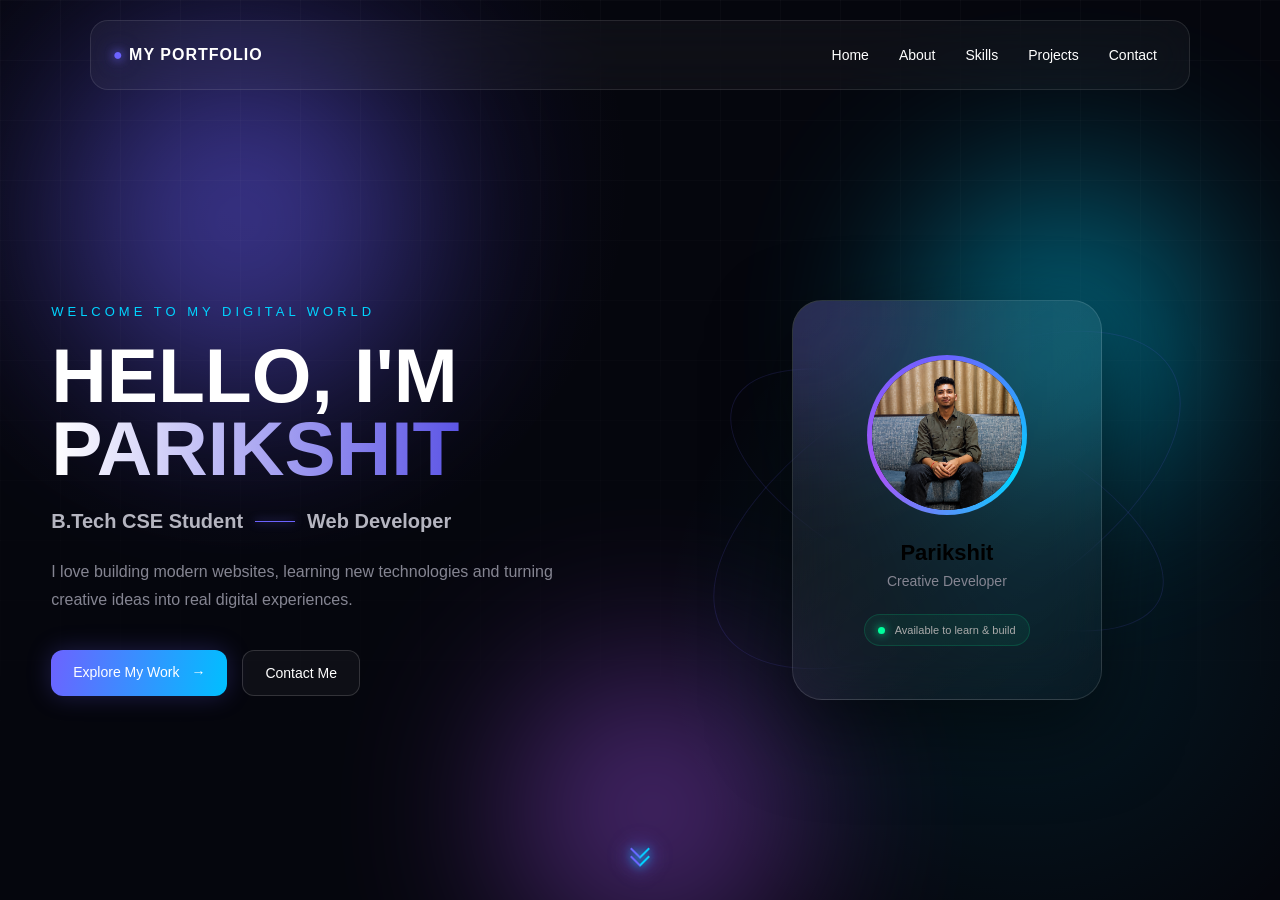
<file: index.html>
<!DOCTYPE html>
<html lang="en">
<head>
    <meta charset="UTF-8">
    <meta name="viewport" content="width=device-width, initial-scale=1.0">
    <title>PM WORLD</title>
    <link rel="stylesheet" href="01.css">
</head>
<body>

    <div class="page-reveal">
    <div class="reveal-light"></div>
    <div class="reveal-text">PARIKSHIT</div>
    </div>
    <div class="first-page">
         <div class="site-content">
    <div class="background">
        <div class="orb orb1"></div>
        <div class="orb orb2"></div>
        <div class="orb orb3"></div>
        <div class="grid"></div>
    </div>
     
    <!-- Navbar -->
    <header >
        <div class="logo">
            <span>●</span> MY PORTFOLIO
        </div>

    <button class="menu-btn" onclick="toggleMenu()">
        ☰
    </button>

       <nav id="mainNav">
    <a href="index.html">Home</a>

    <a href="02.html#about"
       onclick="event.stopPropagation(); goToSection('about'); return false;">
       About
    </a>

    <a href="02.html#skills"
       onclick="event.stopPropagation(); goToSection('skills'); return false;">
       Skills
    </a>

    <a href="02.html#projects"
       onclick="event.stopPropagation(); goToSection('projects'); return false;">
       Projects
    </a>

    <a href="02.html#contact"
       onclick="event.stopPropagation(); goToSection('contact'); return false;">
       Contact
    </a>
</nav>
    </header>


    <!-- Hero Section -->
    <section class="hero" id="home">

        <div class="hero-content">

            <p class="small-text">WELCOME TO MY DIGITAL WORLD</p>

            <h1>
                HELLO, I'M
                <span>PARIKSHIT</span>
            </h1>

            <h2>
                B.Tech CSE Student
                <span class="line"></span>
                Web Developer
            </h2>

            <p class="description">
                I love building modern websites, learning new technologies
                and turning creative ideas into real digital experiences.
            </p>

            <div class="buttons">
               <a href="02.html#projects" class="btn primary"
                   onclick="event.stopPropagation(); goToSection('projects'); return false;">
                    Explore My Work <span>→</span>
</a>

                <a href="02.html#contact" class="btn secondary "
                  onclick="event.stopPropagation(); goToSection('contact'); return false;">
                    Contact Me
                </a>
            </div>

        </div>


        <!-- Profile Card -->
        <div class="profile-area">

            <div class="orbit orbit-one"></div>
            <div class="orbit orbit-two"></div>

            <div class="profile-card">

                <div class="light"></div>

                <div class="profile-image">
                    <div class="image-placeholder">
                        <img src="image.png">
                    </div>
                </div>

                <h3>Parikshit</h3>

                <p>Creative Developer</p>

                <div class="status">
                    <span></span>
                    Available to learn & build
                </div>
            </div>
        </div>
       
    </section>

    <button class="scroll" onclick="goPage2()">
    <div class="chevron"></div>
    <div class="chevron"></div>
    </button>
    </div>
    </div>
<script>

let moved = false;


/* NORMAL PAGE 2 */

function goPage2() {

    if (moved) return;

    moved = true;

    const firstPage = document.querySelector(".first-page");

    firstPage.classList.add("page-up");

    setTimeout(() => {
        window.location.href = "02.html";
    }, 500);
}


/* PAGE 2 + SECTION */

function goToSection(section) {

    if (moved) return;

    moved = true;

    const firstPage = document.querySelector(".first-page");

    firstPage.classList.add("page-up");

    setTimeout(() => {
        window.location.href = "02.html#" + section;
    }, 500);
}


/* MOUSE SCROLL */

window.addEventListener("wheel", function(e) {

    if (e.deltaY > 0) {
        goPage2();
    }

});


/* MOBILE SWIPE */

let startY = 0;

window.addEventListener("touchstart", function(e) {

    startY = e.touches[0].clientY;

});


window.addEventListener("touchend", function(e) {

    let endY = e.changedTouches[0].clientY;

    if (startY - endY > 40) {
        goPage2();
    }

});

</script>
<script>

function toggleMenu() {

    const nav = document.getElementById("mainNav");

    nav.classList.toggle("active");

}


/* Menu link click hone ke baad menu close */

document.querySelectorAll("#mainNav a").forEach(function(link) {

    link.addEventListener("click", function() {

        document
            .getElementById("mainNav")
            .classList.remove("active");

    });

});

</script>
</body>
</html>
</file>
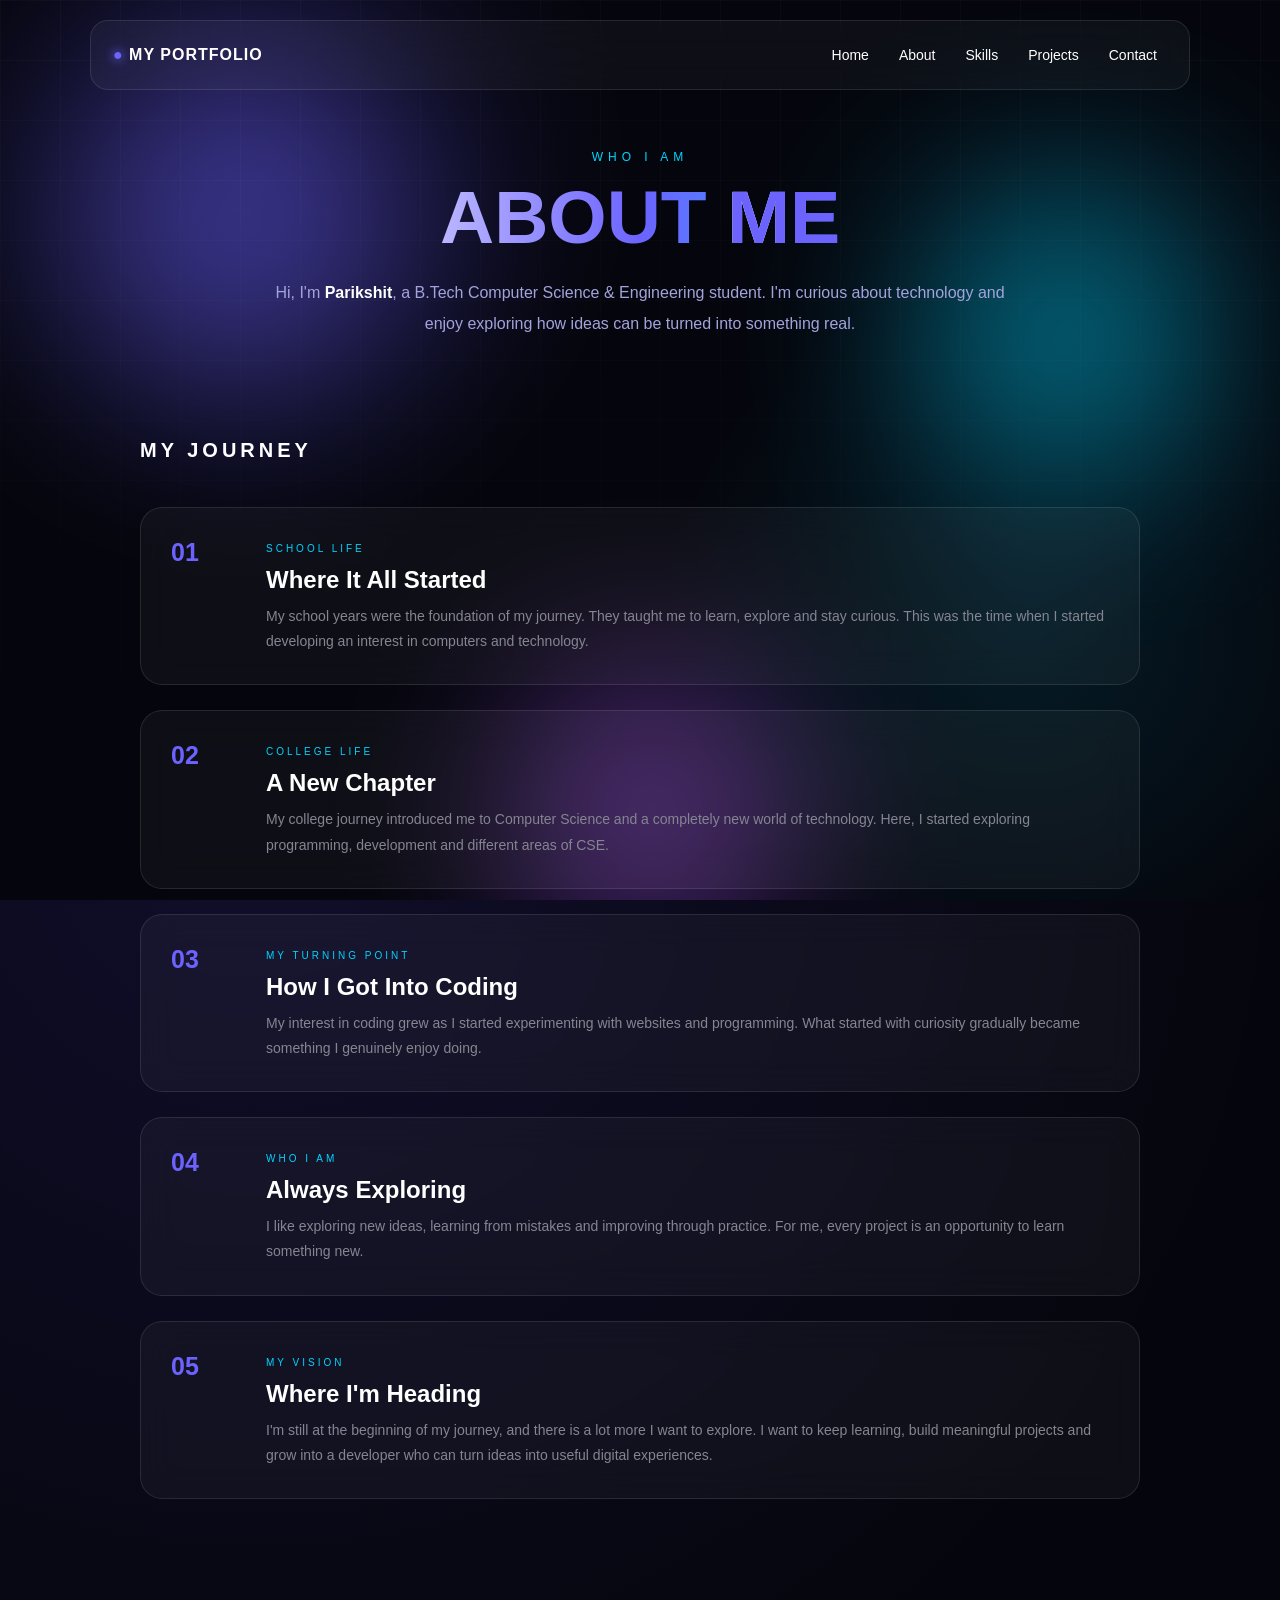
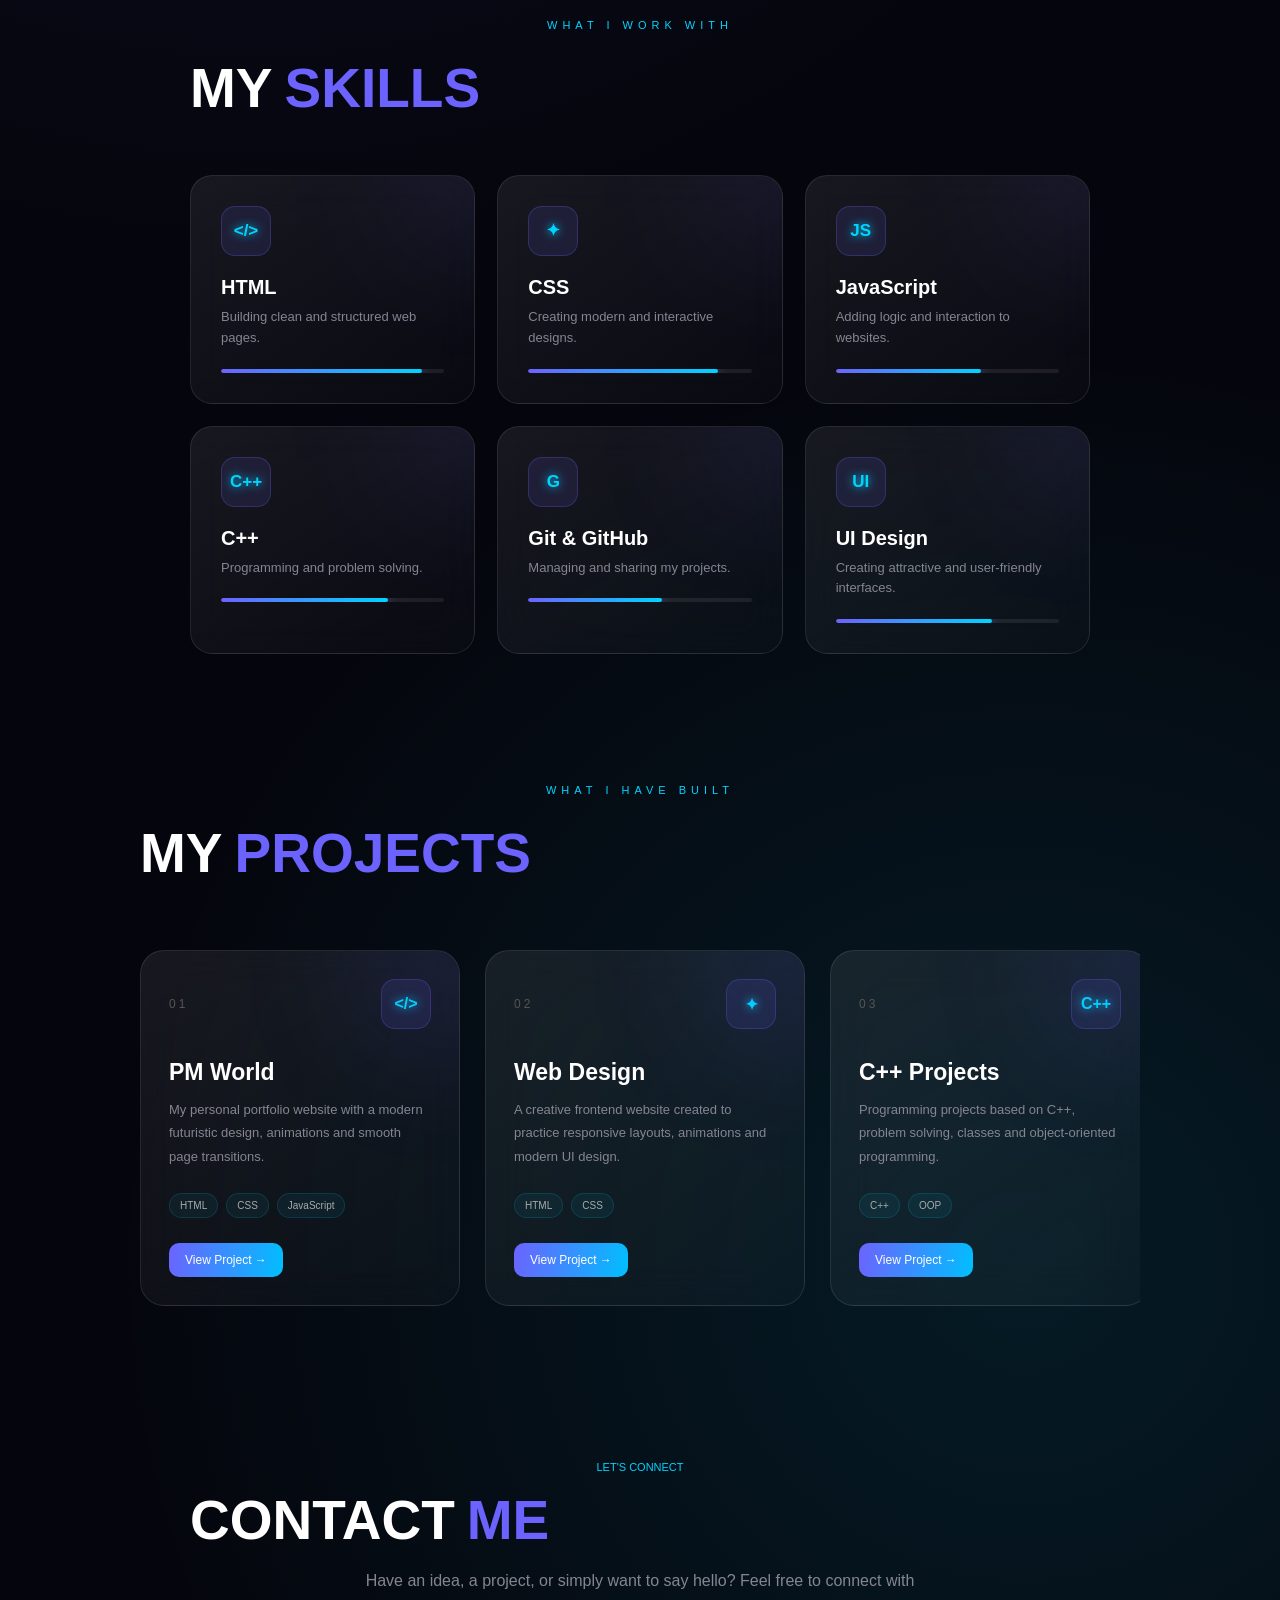
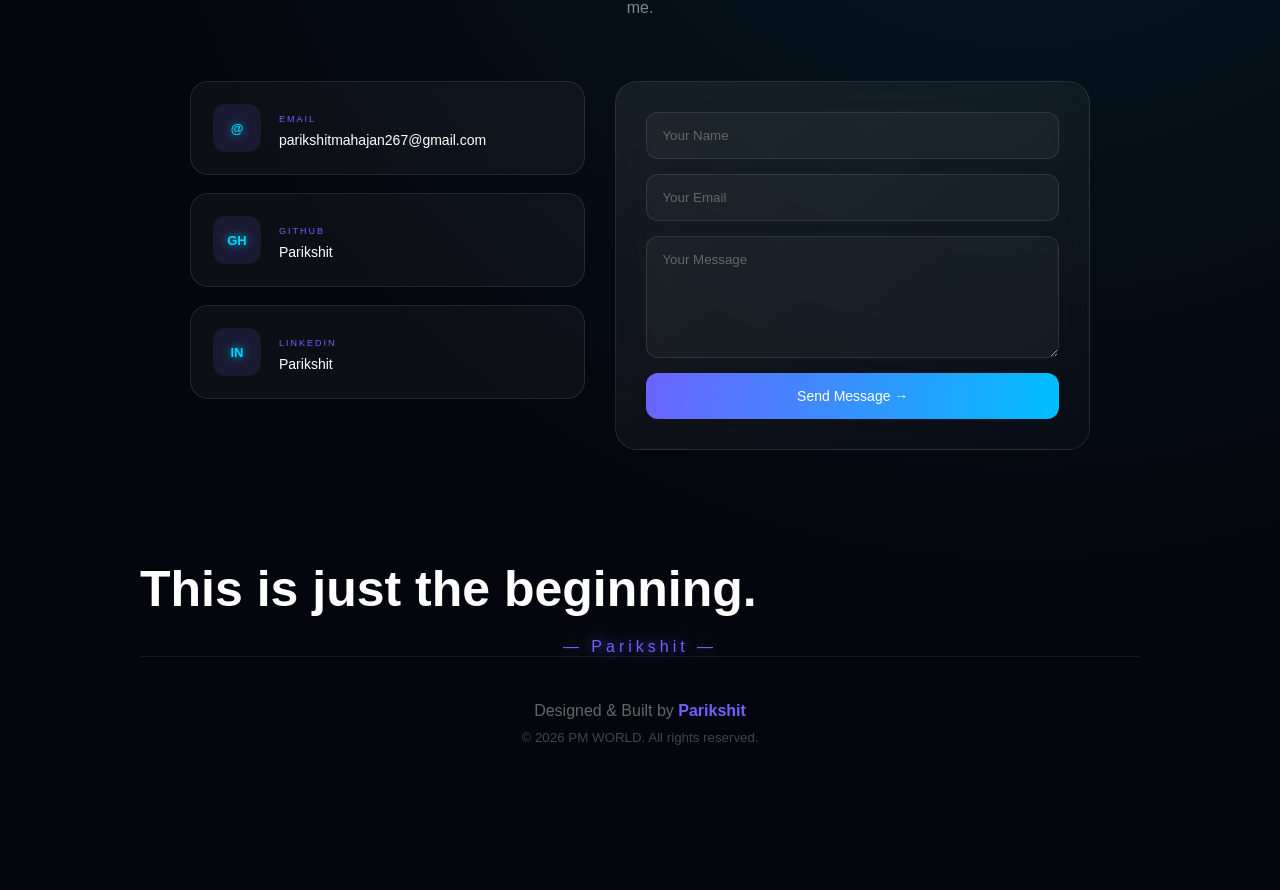
<file: 02.html>
<!DOCTYPE html>
<html lang="en">

<head>
    <meta charset="UTF-8">
    <meta name="viewport" content="width=device-width, initial-scale=1.0">

    <title>PM WORLD</title>

    <link rel="stylesheet" href="01.css">
</head>

<body>

    <div class="background">
        <div class="orb orb1"></div>
        <div class="orb orb2"></div>
        <div class="orb orb3"></div>
        <div class="grid"></div>
    </div>

    <header>
        <div class="logo">
            <span>●</span> MY PORTFOLIO
        </div>

        <button class="menu-btn" onclick="toggleMenu()">
        ☰
        </button>

        <nav id="mainNav" >
            <a href="index.html">Home</a>
            <a href="02.html">About</a>
            <a href="#skills">Skills</a>
            <a href="#projects">Projects</a>
            <a href="#contact">Contact</a>
        </nav>
    </header>
<main class="about-page"id="about">

    <!-- INTRODUCTION -->
    <section class="about-intro">
        <p class="about-label">WHO I AM</p>

        <h1>ABOUT <span>ME</span></h1>

        <p>
            Hi, I'm <strong>Parikshit</strong>, a B.Tech Computer
            Science & Engineering student. I'm curious about
            technology and enjoy exploring how ideas can be
            turned into something real.
        </p>
    </section>


    <!-- MY JOURNEY -->
    <section class="journey">

        <h2>MY JOURNEY</h2>

        <!-- SCHOOL -->
        <div class="journey-card">
            <span class="journey-number">01</span>

            <div>
                <small>SCHOOL LIFE</small>

                <h3>Where It All Started</h3>

                <p>
                    My school years were the foundation of my journey.
                    They taught me to learn, explore and stay curious.
                    This was the time when I started developing an
                    interest in computers and technology.
                </p>
            </div>
        </div>


        <!-- COLLEGE -->
        <div class="journey-card">
            <span class="journey-number">02</span>

            <div>
                <small>COLLEGE LIFE</small>

                <h3>A New Chapter</h3>

                <p>
                    My college journey introduced me to Computer
                    Science and a completely new world of technology.
                    Here, I started exploring programming, development
                    and different areas of CSE.
                </p>
            </div>
        </div>


        <!-- CODING -->
        <div class="journey-card">
            <span class="journey-number">03</span>

            <div>
                <small>MY TURNING POINT</small>

                <h3>How I Got Into Coding</h3>

                <p>
                    My interest in coding grew as I started
                    experimenting with websites and programming.
                    What started with curiosity gradually became
                    something I genuinely enjoy doing.
                </p>
            </div>
        </div>


        <!-- PERSONALITY -->
        <div class="journey-card">
            <span class="journey-number">04</span>

            <div>
                <small>WHO I AM</small>

                <h3>Always Exploring</h3>

                <p>
                    I like exploring new ideas, learning from mistakes
                    and improving through practice. For me, every
                    project is an opportunity to learn something new.
                </p>
            </div>
        </div>


        <!-- FUTURE -->
        <div class="journey-card">
            <span class="journey-number">05</span>

            <div>
                <small>MY VISION</small>

                <h3>Where I'm Heading</h3>

                <p>
                    I'm still at the beginning of my journey, and
                    there is a lot more I want to explore. I want
                    to keep learning, build meaningful projects and
                    grow into a developer who can turn ideas into
                    useful digital experiences.
                </p>
            </div>
        </div>

    </section>

<!-- =========================
     SKILLS
========================= -->

<section class="skills-section" id="skills">

    <div class="skills-title">
        <p>WHAT I WORK WITH</p>
        <h2>MY <span>SKILLS</span></h2>
    </div>

    <div class="skills-grid">

        <div class="skill-card">
            <div class="skill-icon">&lt;/&gt;</div>
            <h3>HTML</h3>
            <p>Building clean and structured web pages.</p>
            <div class="skill-bar">
                <span style="width: 90%;"></span>
            </div>
        </div>

        <div class="skill-card">
            <div class="skill-icon">✦</div>
            <h3>CSS</h3>
            <p>Creating modern and interactive designs.</p>
            <div class="skill-bar">
                <span style="width: 85%;"></span>
            </div>
        </div>

        <div class="skill-card">
            <div class="skill-icon">JS</div>
            <h3>JavaScript</h3>
            <p>Adding logic and interaction to websites.</p>
            <div class="skill-bar">
                <span style="width: 65%;"></span>
            </div>
        </div>

        <div class="skill-card">
            <div class="skill-icon">C++</div>
            <h3>C++</h3>
            <p>Programming and problem solving.</p>
            <div class="skill-bar">
                <span style="width: 75%;"></span>
            </div>
        </div>

        <div class="skill-card">
            <div class="skill-icon">G</div>
            <h3>Git & GitHub</h3>
            <p>Managing and sharing my projects.</p>
            <div class="skill-bar">
                <span style="width: 60%;"></span>
            </div>
        </div>

        <div class="skill-card">
            <div class="skill-icon">UI</div>
            <h3>UI Design</h3>
            <p>Creating attractive and user-friendly interfaces.</p>
            <div class="skill-bar">
                <span style="width: 70%;"></span>
            </div>
        </div>

    </div>

</section>

<!-- =========================
     PROJECTS
========================= -->

<section class="projects-section" id="projects">

    <div class="projects-title">
        <p>WHAT I HAVE BUILT</p>
        <h2>MY <span>PROJECTS</span></h2>
    </div>

    <div class="projects-window">

        <div class="projects-track">

            <!-- PROJECT 1 -->
            <div class="project-card">

                <div class="project-top">
                    <span class="project-number">01</span>
                    <span class="project-symbol">&lt;/&gt;</span>
                </div>

                <h3>PM World</h3>

                <p>
                    My personal portfolio website with a modern
                    futuristic design, animations and smooth
                    page transitions.
                </p>

                <div class="project-tech">
                    <span>HTML</span>
                    <span>CSS</span>
                    <span>JavaScript</span>
                </div>

                <a href="#" class="project-btn">
                    View Project →
                </a>

            </div>


            <!-- PROJECT 2 -->
            <div class="project-card">

                <div class="project-top">
                    <span class="project-number">02</span>
                    <span class="project-symbol">✦</span>
                </div>

                <h3>Web Design</h3>

                <p>
                    A creative frontend website created to
                    practice responsive layouts, animations
                    and modern UI design.
                </p>

                <div class="project-tech">
                    <span>HTML</span>
                    <span>CSS</span>
                </div>

                <a href="#" class="project-btn">
                    View Project →
                </a>

            </div>


            <!-- PROJECT 3 -->
            <div class="project-card">

                <div class="project-top">
                    <span class="project-number">03</span>
                    <span class="project-symbol">C++</span>
                </div>

                <h3>C++ Projects</h3>

                <p>
                    Programming projects based on C++,
                    problem solving, classes and
                    object-oriented programming.
                </p>

                <div class="project-tech">
                    <span>C++</span>
                    <span>OOP</span>
                </div>

                <a href="#" class="project-btn">
                    View Project →
                </a>

            </div>


            <!-- DUPLICATE 1 -->
            <div class="project-card">

                <div class="project-top">
                    <span class="project-number">01</span>
                    <span class="project-symbol">&lt;/&gt;</span>
                </div>

                <h3>PM World</h3>

                <p>
                    My personal portfolio website with a modern
                    futuristic design, animations and smooth
                    page transitions.
                </p>

                <div class="project-tech">
                    <span>HTML</span>
                    <span>CSS</span>
                    <span>JavaScript</span>
                </div>

                <a href="#" class="project-btn">
                    View Project →
                </a>

            </div>


            <!-- DUPLICATE 2 -->
            <div class="project-card">

                <div class="project-top">
                    <span class="project-number">02</span>
                    <span class="project-symbol">✦</span>
                </div>

                <h3>Web Design</h3>

                <p>
                    A creative frontend website created to
                    practice responsive layouts, animations
                    and modern UI design.
                </p>

                <div class="project-tech">
                    <span>HTML</span>
                    <span>CSS</span>
                </div>

                <a href="#" class="project-btn">
                    View Project →
                </a>

            </div>


            <!-- DUPLICATE 3 -->
            <div class="project-card">

                <div class="project-top">
                    <span class="project-number">03</span>
                    <span class="project-symbol">C++</span>
                </div>

                <h3>C++ Projects</h3>

                <p>
                    Programming projects based on C++,
                    problem solving, classes and
                    object-oriented programming.
                </p>

                <div class="project-tech">
                    <span>C++</span>
                    <span>OOP</span>
                </div>

                <a href="#" class="project-btn">
                    View Project →
                </a>

            </div>

        </div>

    </div>

</section>



<!-- =========================
     CONTACT
========================= -->

<section class="contact-section" id="contact">

    <div class="contact-title">
        <p>LET'S CONNECT</p>
        <h2>CONTACT <span>ME</span></h2>

        <p class="contact-intro">
            Have an idea, a project, or simply want to say hello?
            Feel free to connect with me.
        </p>
    </div>


    <div class="contact-container">

        <!-- LEFT -->
        <div class="contact-info">
            
            <a href="https://mail.google.com/mail/?view=cm&fs=1&to=parikshitmahajan267@gmail.com"
           target="_blank"

            class="contact-card">
                <div class="contact-icon">@</div>

                <div>
                    <small>EMAIL</small>
                    <h3> parikshitmahajan267@gmail.com</h3>
                </div>
            </a>

            <a href="https://github.com/parikshit-m7"
            target="_blank"
             class="contact-card">
                <div class="contact-icon">GH</div>

                <div>
                    <small>GITHUB</small>
                    <h3>Parikshit</h3>
                </div>
            </a>

            <a href="https://www.linkedin.com/in/parikshit-mahajan-70a54732"
            target="_blank"
            class="contact-card">
                <div class="contact-icon">IN</div>

                <div>
                    <small>LINKEDIN</small>
                    <h3>Parikshit</h3>
                </div>
            </a>

        </div>


        <!-- RIGHT -->
        <form class="contact-form"
              action="https://formspree.io/f/xrpzvzpy"
              method="POST">

            <input
                type="text"
                name="name"
                placeholder="Your Name"
                required
            >

            <input
                type="email"
                name="email"
                placeholder="Your Email"
                required
            >

            <textarea
                name="message"
                placeholder="Your Message"
                rows="6"
                required
            ></textarea>

            <button type="submit">
                Send Message →
            </button>

        </form>

    </div>

</section>
<!-- END -->
    <section class="about-end">

        <h2>This is just the beginning.</h2>

        <p>— Parikshit — </p>

    </section>
<footer class="portfolio-footer">

    <p>
        Designed & Built by
        <span>Parikshit</span>
    </p>

    <small>
        © 2026 PM WORLD. All rights reserved.
    </small>

</footer>

</main>
<script>

function toggleMenu() {

    const nav = document.getElementById("mainNav");

    nav.classList.toggle("active");

}

document.querySelectorAll("#mainNav a").forEach(function(link) {

    link.addEventListener("click", function() {

        document
            .getElementById("mainNav")
            .classList.remove("active");

    });

});


</script>
<script>

const projectWindow =
    document.querySelector(".projects-window");


/* =========================
   SMOOTH MOUSE WHEEL
========================= */

projectWindow.addEventListener("wheel", function(e) {

    e.preventDefault();

    projectWindow.scrollBy({
        left: e.deltaY * 0.3,
        behavior: "smooth"
    });

}, { passive: false });


/* =========================
   MOBILE SWIPE - SMOOTH
========================= */

let startX = 0;
let startScroll = 0;

projectWindow.addEventListener("touchstart", function(e) {

    startX = e.touches[0].clientX;
    startScroll = projectWindow.scrollLeft;

}, { passive: true });


projectWindow.addEventListener("touchmove", function(e) {

    const currentX = e.touches[0].clientX;

    const distance = startX - currentX;

    projectWindow.scrollLeft =
        startScroll + distance;

}, { passive: true });
</script>
</body>
</html>
</file>
<file: 01.css>
@import url('https://fonts.googleapis.com/css2?family=Inter:wght@400;500;600;700;800&display=swap');


* {
    margin: 0;
    padding: 0;
    box-sizing: border-box;
    font-family: 'poppins',sans-serif;
}

/* =========================
   WEBSITE REVEAL
========================= */

.site-content {
    opacity: 1;
}


/* BLACK SCREEN */

.page-reveal {
    position: fixed;
    inset: 0;

    z-index: 9999;

    background: #000;

    pointer-events: none;
    overflow: hidden;
    display: flex;
    align-items: center;
    justify-content: center;

    animation: revealEnd 0.3s ease 1.2s forwards;
}


/* GLOWING CIRCLE */

.reveal-light {

    position: absolute;
    width: 20px;
    height: 20px;
    left: 50%;
    top: 50%;
    transform: translate(-50%, -50%);
    background: #080a18;
    overflow: hidden;
    border: 2px solid white;

    border-radius: 50%;
    box-shadow:
        0 0 15px white,
        0 0 40px #6c63ff,
        0 0 90px #00d4ff,
        inset 0 0 30px #6c63ff;
        animation: lightExpand 1.5s
        ease-in-out 
        forwards;
}

/* PARIKSHIT */

.reveal-text {
    position: fixed;
    left: 50%;
    top: 50%;
    margin: 0;
    color: white;
    font-size: 42px;
    font-weight: 800;

    letter-spacing: 5px;
    font-family: 'poppins',sans-serif;
    white-space: nowrap;
    transform: translate(-50%, -50%) ;
    text-shadow:
        0 0 10px white,
        0 0 30px #101030,
        0 0 60px #0f1415 ;
    animation: parikshitText 1.5s ease-in-out forwards;
}


/* CIRCLE GROWS */

@keyframes lightExpand {
    0% {
        width: 20px;
        height: 20px;
        opacity: 1;
    }

    100% {
        width: 180vmax;
        height: 180vmax;
        opacity: 0;
    }
}



/* NAME GROWS */

@keyframes parikshitText {

    0% {
        opacity: 0;
         transform: translate(-50%, -50%) scale(0.3);
    }

    25% {
        opacity: 1;
        transform: translate(-50%, -50%) scale(0.6);
    }

    60% {
        opacity: 1;
        transform: translate(-50%, -50%) scale(1);
    }

    100% {
        opacity: 0;
        transform: translate(-50%, -50%) scale(2.5);
    }
}


/* BLACK SCREEN DISAPPEARS */

@keyframes revealEnd {

    to {
        opacity: 0;
        visibility: hidden;
    }
}


/* =========================
   BACKGROUND
========================= */

.background {
    position: fixed;
    inset: 0;
    overflow: hidden;
    z-index: -1;
    background:
        radial-gradient(
            circle at 20% 20%,
            rgba(99, 70, 255, 0.12),
            transparent 30%
        ),
        radial-gradient(
            circle at 80% 70%,
            rgba(0, 212, 255, 0.10),
            transparent 30%
        ),
        #05060d;
}


/* Moving Orbs */

.orb {
    position: absolute;
    border-radius: 50%;
    filter: blur(90px);
    opacity: 0.45;
}


.orb1 {
    width: 350px;
    height: 350px;

    background: #6c63ff;

    top: 5%;
    left: 5%;

    animation: orbMove1 12s ease-in-out infinite alternate;
}


.orb2 {
    width: 300px;
    height: 300px;

    background: #00d4ff;

    right: 5%;
    top: 20%;

    animation: orbMove2 15s ease-in-out infinite alternate;
}


.orb3 {
    width: 280px;
    height: 280px;

    background: #a855f7;

    bottom: -50px;
    left: 40%;

    animation: orbMove3 18s ease-in-out infinite alternate;
}


@keyframes orbMove1 {

    0% {
        transform: translate(0, 0);
    }

    100% {
        transform: translate(150px, 100px);
    }

}


@keyframes orbMove2 {

    0% {
        transform: translate(0, 0);
    }

    100% {
        transform: translate(-120px, 130px);
    }

}


@keyframes orbMove3 {

    0% {
        transform: translate(0, 0);
    }

    100% {
        transform: translate(120px, -100px);
    }

}


/* Grid */

.grid {
    position: absolute;
    inset: 0;

    background-image:
        linear-gradient(
            rgba(255,255,255,0.025) 1px,
            transparent 1px
        ),
        linear-gradient(
            90deg,
            rgba(255,255,255,0.025) 1px,
            transparent 1px
        );

    background-size: 60px 60px;

    mask-image: linear-gradient(
        to bottom,
        black,
        transparent
    );
}


/* =========================
   NAVBAR
========================= */

header {
    position: fixed;

    top: 20px;
    left: 50%;

    transform: translateX(-50%);

    width: min(1100px, 92%);

    padding: 16px 22px;

    display: flex;
    justify-content: space-between;
    align-items: center;

    background: rgba(255,255,255,0.04);

    border: 1px solid rgba(255,255,255,0.10);

    backdrop-filter: blur(20px);

    border-radius: 18px;

    z-index: 100;
}


.logo {
    color: white;
    font-weight: 800;
    letter-spacing: 1px;
}


.logo span {
    color: #6c63ff;

    text-shadow:
        0 0 10px #6c63ff,
        0 0 20px #6c63ff;
}


nav {
    display: flex;
    gap: 28px;
}


nav a {
    text-decoration: none;
    color: #a7a7b2;

    font-size: 14px;

    transition: 0.3s;
}


nav a:hover {
    color: white;

    text-shadow:
        0 0 10px #6c63ff;
}



/* =========================
   MOBILE NAVBAR
========================= */

.menu-btn {
    display: none;

    background: transparent;
    border: none;

    color: white;

    font-size: 25px;

    cursor: pointer;
}


/* MOBILE */

@media (max-width: 700px) {

    header {
        top: 12px;

        width: 92%;

        padding: 14px 18px;

       box-sizing: border-box;
    }


    .logo {
        font-size: 14px;
    }


    /* HAMBURGER */

    .menu-btn {
        display: block;
        background: transparent;
        border: none;
        color: white;
        font-size: 25px;
        cursor: pointer;
    }


    /* NAV MENU */
    nav {
        position: absolute;
        top: calc(100% + 10px);
        right: 0;
        left: auto;

        width: 150px;
        padding: 25px;

        display: none;
        flex-direction: column;
        gap: 3px;

        box-sizing: border-box;

        background: rgba(35, 65, 100, 0.94);
        backdrop-filter: none;

        border: 1px solid rgba(180, 230, 255, 0.35);
        border-radius: 16px;
        box-shadow:  0 10px 35px rgba(0, 0, 0, 0.35),
            0 0 20px rgba(80, 190, 255, 0.20);

        backdrop-filter: blur(20px);
        overflow: hidden;
    }

    nav.active {
        display: flex;
    }

    nav a {
        width: 100%;
        box-sizing: border-box;

        padding: 10px 20px;
        color: white;

        text-align: left;   /* RIGHT SIDE */

        font-size: 13px;
    }


    nav a:hover {
        color: white;
       background: rgba(150, 220, 255, 0.18);
    }

     nav a::after {
        display: none;
    }

}

nav {
    display: flex;
    align-items: center;
    gap: 10px;
}

nav a {
    position: relative;

    text-decoration: none;

    color: white;

    font-size: 14px;
    font-weight: 500;

    padding: 10px ;

    transition:
        color 0.3s ease,
        transform 0.3s ease;
}


/* HOVER */

nav a:hover {
    color: white;

    transform: translateY(-2px);
    border-radius: 30px;

    text-shadow:
        0 0 10px #6c63ff;
}


/* UNDERLINE */

nav a::after {

    content: "";

    position: absolute;
    
    left: 50%;
    bottom: 0;

    width: 0;
    height: 2px;

    transform: translateX(-50%);

    border-radius: 10px;

    background:
        linear-gradient(
            90deg,
            #6c63ff,
            #00d4ff
        );

    box-shadow:
        0 0 0px rgba(252, 252, 254, 0.6);

    transition:
        width 0.3s ease;
}


nav a:hover::after {
    width: 100%;
}



/* =========================
   HERO
========================= */

.hero {

    min-height: 100vh;

    width: min(1200px, 92%);

    margin: auto;

    display: grid;

    grid-template-columns: 1fr 1fr;

    align-items: center;

    gap: 50px;

    padding-top: 100px;
}


.hero-content {
    animation: heroEnter 1.2s ease forwards;
}


@keyframes heroEnter {

    from {
        opacity: 0;
        transform: translateY(40px);
    }

    to {
        opacity: 1;
        transform: translateY(0);
    }

}


.small-text {
    color: #00d4ff;

    font-size: 13px;

    letter-spacing: 4px;

    margin-bottom: 20px;
}


h1 {
    font-size: clamp(45px, 6vw, 78px);

    line-height: 0.95;
    color: #ffff;
    font-weight: 800;
    
}


h1 span {
    display: black;

    background:
        linear-gradient(
            90deg,
            #ffff,
            #5c55e5,
            #00d4ff
        );

    background-size: 200%;

    -webkit-background-clip: text;

    background-clip: text;

    color: transparent;

    animation: gradientText 5s linear infinite;
}


@keyframes gradientText {

    0% {
        background-position: 0%;
    }

    100% {
        background-position: 200%;
    }

}


h2 {
    margin-top: 25px;

    font-size: 20px;

    color: #b5b5c0;

    display: flex;

    align-items: center;

    gap: 12px;
}


.line {
    width: 40px;

    height: 1px;

    background: #6c63ff;

    box-shadow:
        0 0 10px #6c63ff;
}


.description {
    max-width: 520px;

    margin-top: 25px;

    line-height: 1.8;

    color: #858592;
}


.buttons {
    display: flex;

    gap: 15px;

    margin-top: 35px;
}


.btn {
    padding: 14px 22px;

    border-radius: 12px;

    text-decoration: none;

    font-size: 14px;

    transition:
        transform 0.3s,
        box-shadow 0.3s,
        background 0.3s;
}


.primary {
    color: white;

    background:
        linear-gradient(
            100deg,
            #6c63ff,
            #00bfff
        );

    box-shadow:
        0 0 25px rgba(108,99,255,0.25);
}


.primary span {
    display: inline-block;

    margin-left: 8px;

    transition: 0.3s;
}


.primary:hover {
    transform: translateY(-5px);

    box-shadow:
        0 10px 35px rgba(108,99,255,0.35);
}


.primary:hover span {
    transform: translateX(6px);
}


.secondary {
    color: white;

    border: 1px solid rgba(255,255,255,0.15);

    background: rgba(255,255,255,0.04);
}


.secondary:hover {
    transform: translateY(-5px);

    border-color: #6c63ff;

    box-shadow:
        0 0 25px rgba(108,99,255,0.15);
}


/* =========================
   PROFILE AREA
========================= */

.profile-area {
    position: relative;

    height: 520px;

    display: flex;

    justify-content: center;

    align-items: center;
}


.profile-card {
    position: relative;

    width: 310px;

    height: 400px;

    border-radius: 30px;

    display: flex;

    flex-direction: column;

    align-items: center;

    justify-content: center;

    background:
        linear-gradient(
            145deg,
            rgba(255,255,255,0.09),
            rgba(255,255,255,0.02)
        );

    border: 1px solid rgba(255,255,255,0.12);

    backdrop-filter: blur(25px);

    box-shadow:
        0 30px 80px rgba(0,0,0,0.5);

    animation: floatingCard 5s ease-in-out infinite;

    overflow: hidden;
}


@keyframes floatingCard {

    0%,100% {
        transform: translateY(0) rotate(0deg);
    }

    50% {
        transform: translateY(-18px) rotate(1deg);
    }

}


/* Moving Light */

.light {
    position: absolute;

    width: 180px;
    height: 180px;

    background: #6c63ff;

    filter: blur(80px);

    opacity: 0.35;

    top: -80px;
    left: -80px;

    animation: lightMove 7s ease-in-out infinite alternate;
}


@keyframes lightMove {

    0% {
        transform: translate(0,0);
    }

    100% {
        transform: translate(250px,300px);
    }

}


/* Profile Image */

.profile-image {
    width: 160px;

    height: 160px;

    border-radius: 50%;

    padding: 5px;

    background:
        conic-gradient(
            #6c63ff,
            #00d4ff,
            #a855f7,
            #6c63ff
        );

    animation: rotateBorder 5s linear infinite;
}


.profile-image img {
    width: 100%;
    height: 100%;
    object-fit: cover;
    border-radius: 50%;
    display: block;
}

@keyframes rotateBorder {

    to {
        transform: rotate(360deg);
    }

}


.image-placeholder {
    width: 100%;
    height: 100%;

    border-radius: 50%;

    background: #0a0b13;

    display: flex;

    align-items: center;

    justify-content: center;

    text-align: center;

    font-size: 14px;

    font-weight: 700;

    color: #777;

    animation: counterRotate 5s linear infinite;
}


@keyframes counterRotate {

    to {
        transform: rotate(-360deg);
    }

}


.profile-card h3 {
    margin-top: 25px;

    font-size: 22px;
}


.profile-card > p {
    margin-top: 7px;

    color: #858592;

    font-size: 14px;
}


.status {
    margin-top: 25px;

    padding: 9px 13px;

    border-radius: 30px;

    background: rgba(0,255,150,0.06);

    border: 1px solid rgba(0,255,150,0.15);

    font-size: 11px;

    color: #aaa;
}


.status span {
    display: inline-block;

    width: 7px;
    height: 7px;

    border-radius: 50%;

    background: #00ff9d;

    box-shadow:
        0 0 10px #00ff9d;

    margin-right: 7px;

    animation: pulse 1.5s infinite;
}


@keyframes pulse {

    50% {
        opacity: 0.3;

        transform: scale(0.6);
    }

}

@media (max-width: 700px) {

    /* Buttons aur profile card ka gap kam */
    .profile-area {
        margin-top: 5px !important;
        padding-top: 0 !important;
    }

    /* Card ko 10px upar */
    .profile-card {
        position: relative;
        top: -10px;
    }

}

/* =========================
   ORBITS
========================= */

.orbit {
    position: absolute;

    border: 1px solid rgba(108,99,255,0.15);

    border-radius: 50%;
}


.orbit-one {
    width: 470px;
    height: 190px;

    transform: rotate(25deg);

    animation: orbitRotate 12s linear infinite;
}


.orbit-two {
    width: 520px;
    height: 250px;

    transform: rotate(-30deg);

    animation: orbitRotate 18s linear infinite reverse;
}


@keyframes orbitRotate {

    to {
        transform:
            rotate(385deg);
    }

}


/* =========================
   SCROLL
========================= */

.scroll {
    position: fixed !important;
    bottom: 25px !important;
    left: 50% !important;

    transform: translateX(-50%) !important;

    width: 40px;
    height: 45px;

    display: flex !important;
    flex-direction: column !important;
    align-items: center !important;
    justify-content: center !important;

    z-index: 9999 !important;

    cursor: pointer;
    opacity: 0;
    visibility: hidden;

    animation: showScroll 0.3s ease 1.8s forwards;

    border: none;
    background: transparent;
    cursor: pointer;
    padding: 10px;
}


.chevron {
    width: 14px;
    height: 14px;

    border-right: 2px solid #00d4ff;
    border-bottom: 2px solid #6c63ff;

    transform: rotate(45deg);

    margin: -3px;

    filter:
        drop-shadow(0 0 5px #00d4ff)
        drop-shadow(0 0 10px #6c63ff);

    animation: chevronMove 1.4s ease-in-out infinite;
}

.chevron:nth-child(2) {
    animation-delay: .2s;
}

@keyframes chevronMove {
    0% {
        opacity: 0;
        transform: rotate(45deg) translate(-4px,-4px);
    }

    50% {
        opacity: 1;
    }

    100% {
        opacity: 0;
        transform: rotate(45deg) translate(5px,5px);
    }
}

@keyframes showScroll {
    to {
        opacity: 1;
        visibility: visible;
    }
}

/* =========================
   MOBILE
========================= */

@media (max-width: 850px) {

    header {
        padding: 14px 16px;
    }

    nav {
        display: none;
    }

    .hero {
        grid-template-columns: 1fr;

        text-align: center;

        padding-top: 130px;
    }

    h2 {
        justify-content: center;
    }

    .description {
        margin-left: auto;
        margin-right: auto;
    }

    .buttons {
        justify-content: center;
    }

    .profile-area {
        height: 450px;
    }

    .orbit-one {
        width: 350px;
    }

    .orbit-two {
        width: 380px;
    }

}


@media (max-width: 450px) {

    h1 {
        font-size: 45px;
    }

    .profile-card {
        width: 280px;
        height: 370px;
    }

    .profile-image {
        width: 140px;
        height: 140px;
    }

}




.first-page {
    min-height: 100vh;
}

.page-up {
    animation: pageGoUp 0.7s cubic-bezier(.76,0,.24,1) forwards;
}

@keyframes pageGoUp {

    from {
        transform: translateY(0);
    }

    to {
        transform: translateY(-100vh);
    }

}

body {  
    background:
        radial-gradient(
            circle at 20% 20%,
            rgba(99, 70, 255, 0.12),
            transparent 30%
        ),
        radial-gradient(
            circle at 80% 70%,
            rgba(0, 212, 255, 0.10),
            transparent 30%
        ),
        #05060d;
}



/* =========================
   ABOUT PAGE
========================= */

.about-page {
    width: min(1000px, 90%);
    margin: auto;
    padding: 150px 0 100px;
}

.about-intro {
    text-align: center;
    max-width: 750px;
    margin: auto;
}

.about-label {
    color: #00d4ff;
    font-size: 12px;
    letter-spacing: 5px;
    margin-bottom: 18px;
}

.about-intro h1 {
    font-size: clamp(45px, 7vw, 75px);
    margin-bottom: 25px;

    background: linear-gradient(
        90deg,
        white,
        #6c63ff,
        #00d4ff
    );

    -webkit-background-clip: text;
    background-clip: text;
    color: transparent;
}

.about-intro h1 span {
    color: #6c63ff;
}

.about-intro > p:last-child {
    color: #a3a3dc;
    line-height: 1.9;
    font-size: 16px;
}

.about-intro strong {
    color: white;
}


/* JOURNEY */

.journey {
    margin-top: 100px;
}

.journey > h2 {
    text-align: center;
    margin-bottom: 45px;
    color: white;
    letter-spacing: 4px;
}


/* CARDS */

.journey-card {
    display: grid;
    grid-template-columns: 70px 1fr;
    gap: 25px;

    margin-bottom: 25px;
    padding: 30px;

    background: rgba(255,255,255,.04);

    border: 1px solid rgba(255,255,255,.1);

    border-radius: 22px;

    backdrop-filter: blur(18px);

    transition: .4s;
}

.journey-card:hover {
    transform: translateX(8px);

    border-color: #6c63ff;

    box-shadow:
        0 15px 40px rgba(108,99,255,.15);
}


.journey-number {
    font-size: 25px;
    font-weight: 800;

    color: #6c63ff;

    text-shadow: none;
       
}


.journey-card small {
    color: #00d4ff;
    letter-spacing: 3px;
    font-size: 10px;
}


.journey-card h3 {
    margin: 10px 0;

    font-size: 24px;
    color: white;
}


.journey-card p {
    color: #858592;

    line-height: 1.8;
    font-size: 14px;
}


/* END */

.about-end {
    text-align: center;
    margin-top: 110px;
}

.about-end h2 {
    color: white;
    font-size: clamp(28px, 5vw, 50px);
}

.about-end p {
    margin-top: 20px;

    color: #6c63ff;

    letter-spacing: 4px;

    text-shadow:
        0 0 15px #6c63ff;
}


/* MOBILE */

@media (max-width: 600px) {

    .about-page {
        padding-top: 120px;
    }

    .journey-card {
        grid-template-columns: 1fr;
    }

    .journey-number {
        font-size: 20px;
    }

}





/* =========================
   SKILLS SECTION
========================= */

.skills-section {
    width: min(1050px, 90%);
    margin: 120px auto 100px;
}

.skills-title {
    text-align: center;
    margin-bottom: 55px;
}

.skills-title p {
    color: #00d4ff;
    font-size: 11px;
    letter-spacing: 5px;
    margin-bottom: 15px;
}

.skills-title h2 {
    color: white;
    font-size: clamp(35px, 5vw, 55px);
}

.skills-title h2 span {
    color: #6c63ff;
    text-shadow:none;
}


/* GRID */

.skills-grid {
    display: grid;
    grid-template-columns: repeat(3, 1fr);
    gap: 22px;
}


/* CARD */

.skill-card {
    position: relative;

    padding: 30px;

    min-height: 210px;

    background:
        linear-gradient(
            145deg,
            rgba(255,255,255,.08),
            rgba(255,255,255,.02)
        );

    border: 1px solid rgba(255,255,255,.1);

    border-radius: 22px;

    backdrop-filter: blur(20px);

    overflow: hidden;

    transition:
        transform .4s,
        border-color .4s,
        box-shadow .4s;
}

.skill-card::before {
    content: "";

    position: absolute;

    width: 120px;
    height: 120px;

    top: -60px;
    right: -60px;

    background: #6c63ff;

    filter: blur(70px);

    opacity: .18;
}

.skill-card:hover {
    transform: translateY(-10px);

    border-color: #6c63ff;

    box-shadow:
        0 20px 50px rgba(108,99,255,.15);
}


/* ICON */

.skill-icon {
    width: 50px;
    height: 50px;

    display: flex;
    align-items: center;
    justify-content: center;

    border-radius: 14px;

    background: rgba(108,99,255,.12);

    border: 1px solid rgba(108,99,255,.25);

    color: #00d4ff;

    font-size: 17px;
    font-weight: 800;

    margin-bottom: 20px;

    text-shadow:
        0 0 10px #00d4ff;
}

.skill-card h3 {
    color: white;

    font-size: 20px;

    margin-bottom: 8px;
}

.skill-card p {
    color: #858592;

    font-size: 13px;

    line-height: 1.6;

    margin-bottom: 20px;
}


/* SKILL BAR */

.skill-bar {
    width: 100%;
    height: 4px;

    background: rgba(255,255,255,.08);

    border-radius: 10px;

    overflow: hidden;
}

.skill-bar span {
    display: block;

    height: 100%;

    border-radius: 10px;

    background:
        linear-gradient(
            90deg,
            #6c63ff,
            #00d4ff
        );

    box-shadow:
        0 0 12px #6c63ff;

    animation: skillLoad 1.5s ease forwards;
}

@keyframes skillLoad {

    from {
        width: 0;
    }

}


/* MOBILE */

@media (max-width: 800px) {

    .skills-grid {
        grid-template-columns: repeat(2, 1fr);
    }

}

@media (max-width: 500px) {

    .skills-grid {
        grid-template-columns: 1fr;
    }

}



/* =========================
   PROJECTS
========================= */

.projects-section {
    width: 100%;
    margin: 130px auto 100px;
    overflow: hidden;
}

.projects-title {
    text-align: center;
    margin-bottom: 55px;
}

.projects-title p {
    color: #00d4ff;
    font-size: 11px;
    letter-spacing: 5px;
    margin-bottom: 15px;
}

.projects-title h2 {
    color: white;
    font-size: clamp(35px, 5vw, 55px);
}

.projects-title h2 span {
    color: #6c63ff;
}


/* SLIDER WINDOW */

.projects-window {
    width: 100%;
    overflow-x: auto;
    overflow-y: hidden;
    padding: 10px 0 15px;
    box-sizing: border-box;
    
    scroll-behavior: smooth;
    -webkit-overflow-scrolling: touch;

    scrollbar-width: none;
    
}

.projects-window::-webkit-scrollbar {
    display: none;
}

/* MOVING TRACK */

.projects-track {
    display: flex;
    gap: 25px;
    width: max-content;
    
     will-change: transform;

    animation: projectInfiniteLoop 10s linear infinite;

}

.projects-track:hover {
    animation-play-state: paused;
}



/* PROJECT CARD */

.project-card {

    flex-shrink: 0;
    width: 320px;
    min-width: 320px;
    min-height: 350px;
    padding: 28px;
    box-sizing: border-box;
    border-radius: 24px;

    background:
        linear-gradient(
            145deg,
            rgba(255,255,255,.08),
            rgba(255,255,255,.025)
        );

    border:
        1px solid
        rgba(255,255,255,.1);

    backdrop-filter: blur(20px);

    position: relative;

    overflow: hidden;

    transition: .35s;
}


/* CARD GLOW */

.project-card::before {
    content: "";

    position: absolute;

    width: 150px;
    height: 150px;

    right: -70px;
    top: -70px;

    background: #6c63ff;

    filter: blur(75px);

    opacity: .18;
}


/* HOVER */

.project-card:hover {
    transform: translateY(-5px);

    border-color: #6c63ff;

    box-shadow:
        0 9px 19px
        rgba(108,99,255,.20);
}


/* TOP */

.project-top {
    display: flex;

    justify-content: space-between;

    align-items: center;

    margin-bottom: 30px;
}


.project-number {
    color: #555;

    font-size: 12px;

    letter-spacing: 3px;
}


.project-symbol {
    width: 50px;
    height: 50px;

    display: flex;

    align-items: center;
    justify-content: center;

    border-radius: 14px;

    background:
        rgba(108,99,255,.12);

    border:
        1px solid
        rgba(108,99,255,.25);

    color: #00d4ff;

    font-weight: 800;

    text-shadow:
        0 0 10px #00d4ff;
}


/* TITLE */

.project-card h3 {
    color: white;

    font-size: 23px;

    margin-bottom: 12px;
}


/* DESCRIPTION */

.project-card p {
    color: #858592;

    font-size: 13px;

    line-height: 1.8;

    min-height: 75px;
}


/* TECHNOLOGIES */

.project-tech {
    display: flex;

    gap: 8px;

    flex-wrap: wrap;

    margin-top: 20px;
}

.project-tech span {
    padding: 6px 10px;

    border-radius: 20px;

    background:
        rgba(0,212,255,.06);

    border:
        1px solid
        rgba(0,212,255,.15);

    color: #aaa;

    font-size: 10px;
}


/* BUTTON */

.project-btn {
    display: inline-block;

    margin-top: 25px;

    padding: 10px 16px;

    border-radius: 10px;

    text-decoration: none;

    color: white;

    font-size: 12px;

    background:
        linear-gradient(
            100deg,
            #6c63ff,
            #00bfff
        );

    transition: .3s;
}

.project-btn:hover {
    transform:
        translateX(6px);

    box-shadow:
        0 0 25px
        rgba(108,99,255,.3);
}


/* =========================
   INFINITE LOOP
========================= */

@keyframes projectInfiniteLoop {

    from {
        transform: translateX(0);
    }

    to {
        transform: translateX(
            calc(-3 * (320px + 25px))
        );
    }


}


/* =========================
   MOBILE
========================= */

@media (max-width: 700px) {

    .project-card {
        width: 280px;
        min-width: 280px;
    }

    @keyframes projectInfiniteLoop {

       from {
            transform: translateX(0);
        }

        to {
            transform: translateX(
                calc(-3 * (280px + 25px))
            );
        }

    }

}
/* =========================
   CONTACT SECTION
========================= */

.contact-section {
    width: min(1050px, 90%);
    margin: 140px auto 80px;
}

.contact-title {
    text-align: center;
    margin-bottom: 60px;
}

.contact-title > p:first-child {
    color: #00d4ff;
    font-size: 11px;
    letter-spacing: 0px;
}

.contact-title h2 {
    margin: 15px 0;

    color: white;
    font-size: clamp(35px, 5vw, 55px);
}

.contact-title h2 span {
    color: #6c63ff;

}

.contact-intro {
    max-width: 550px;
    margin: auto;

    color: #858592;
    line-height: 1.7;
}


/* CONTAINER */

.contact-container {
    display: grid;

    grid-template-columns: 1fr 1.2fr;

    gap: 30px;
}


/* INFO */

.contact-info {
    display: flex;

    flex-direction: column;

    gap: 18px;
}

.contact-card {
    display: flex;

    align-items: center;

    gap: 18px;
    text-decoration: none;
    color: inherit;
    padding: 22px;

    background:
        rgba(255,255,255,.04);

    border:
        1px solid
        rgba(255,255,255,.1);

    border-radius: 18px;

    transition: .3s;
}

.contact-card:hover {
    transform: translateX(8px);

    border-color: #6c63ff;

    box-shadow:
        0 10px 30px
        rgba(108,99,255,.12);
}

.contact-icon {
    width: 48px;
    height: 48px;

    display: flex;

    align-items: center;
    justify-content: center;

    border-radius: 13px;

    background:
        rgba(108,99,255,.12);

    color: #00d4ff;

    font-size: 13px;

    font-weight: bold;

    text-shadow:
        0 0 10px #00d4ff;
}

.contact-card small {
    color: #6c63ff;

    font-size: 9px;

    letter-spacing: 2px;
}

.contact-card h3 {
    margin-top: 6px;

    color: white;

    font-size: 14px;

    font-weight: 500;
}


/* FORM */

.contact-form {
    padding: 30px;

    display: flex;

    flex-direction: column;

    gap: 15px;

    background:
        linear-gradient(
            145deg,
            rgba(255,255,255,.07),
            rgba(255,255,255,.02)
        );

    border:
        1px solid
        rgba(255,255,255,.1);

    border-radius: 22px;

    backdrop-filter: blur(20px);
}

.contact-form input,
.contact-form textarea {
    width: 100%;

    padding: 15px;

    box-sizing: border-box;

    border: 1px solid
        rgba(255,255,255,.1);

    outline: none;

    border-radius: 12px;

    background:
        rgba(255,255,255,.04);

    color: white;

    font-family: inherit;

    transition: .3s;
}

.contact-form textarea {
    resize: vertical;
}

.contact-form input::placeholder,
.contact-form textarea::placeholder {
    color: #666;
}

.contact-form input:focus,
.contact-form textarea:focus {
    border-color: #6c63ff;

    box-shadow:
        0 0 20px
        rgba(108,99,255,.1);
}


/* BUTTON */

.contact-form button {
    padding: 15px;

    border: none;

    border-radius: 12px;

    cursor: pointer;

    color: white;

    font-size: 14px;

    background:
        linear-gradient(
            100deg,
            #6c63ff,
            #00bfff
        );

    transition: .3s;
}

.contact-form button:hover {
    transform: translateY(-3px);

    box-shadow:
        0 10px 30px
        rgba(108,99,255,.25);
}


/* FOOTER */

.portfolio-footer {
    text-align: center;

    padding: 45px 20px;

    border-top:
        1px solid
        rgba(255,255,255,.08);

    color: #666;
}

.portfolio-footer span {
    color: #6c63ff;

    font-weight: bold;
}

.portfolio-footer small {
    display: block;

    margin-top: 10px;

    color: #444;
}


/* MOBILE */

@media (max-width: 750px) {

    .contact-container {
        grid-template-columns: 1fr;
    }

}

html {
    scroll-behavior: smooth;
}
</file>
